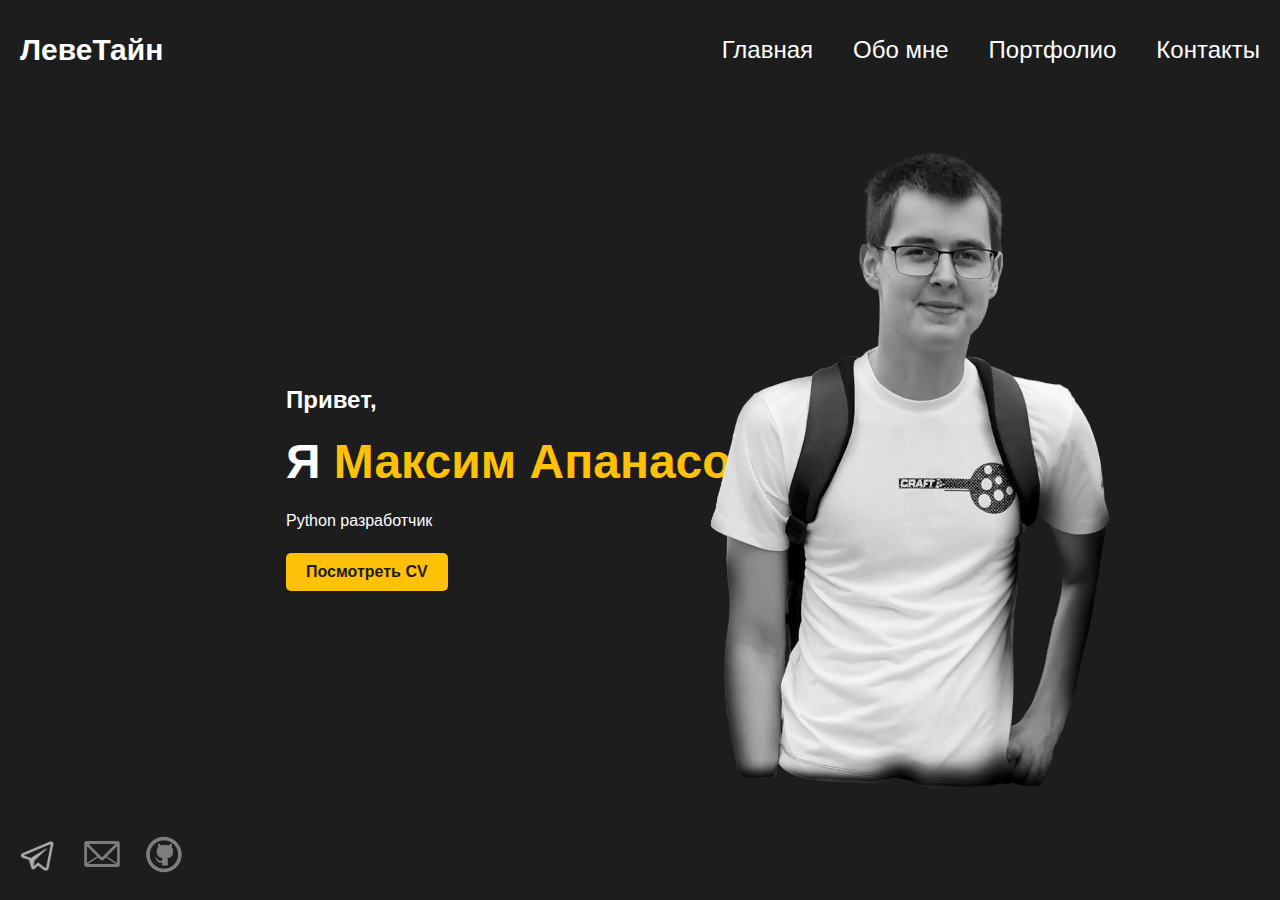
<file: index.html>
<!DOCTYPE html>
<html lang="en">
<head>
    <meta charset="UTF-8">
    <meta name="viewport" content="width=device-width, initial-scale=1.0">
    <title>Portfolio</title>
    <link rel="stylesheet" href="static/styles.css">
</head>
<body>
<header>
    <nav>
        <div class="logo">ЛевеТайн</div>
        <ul class="nav-links">
            <li><a href="index.html">Главная</a></li>
            <li><a href="about.html">Обо мне</a></li>
            <li><a href="portfolio.html">Портфолио</a></li>
            <li><a href="contact.html">Контакты</a></li>
        </ul>
    </nav>
</header>
<section class="hero">
    <div class="hero-content">
        <h2>Привет,</h2>
        <h1>Я <span class="highlight">Максим Апанасович</span></h1>
        <p>Python разработчик</p>
        <a href="portfolio.html" class="btn">Посмотреть CV</a>
    </div>
    <div class="hero-image">
        <img src="static/img/profile.png" alt="profile">
    </div>
</section>
<div class="contact-icons">
    <a href="https://t.me/avenyr" target="_blank">
        <img src="static/img/Icon-tg.jpg" alt="Telegram">
    </a>
    <a href="mailto:apanasovich04@mail.ru">
        <img src="static/img/icon-mail.png" alt="Email">
    </a>
    <a href="https://github.com/Tasank">
        <img src="static/img/icon-git.png" alt="GitHub">
    </a>
</div>
</body>
</html>
</file>
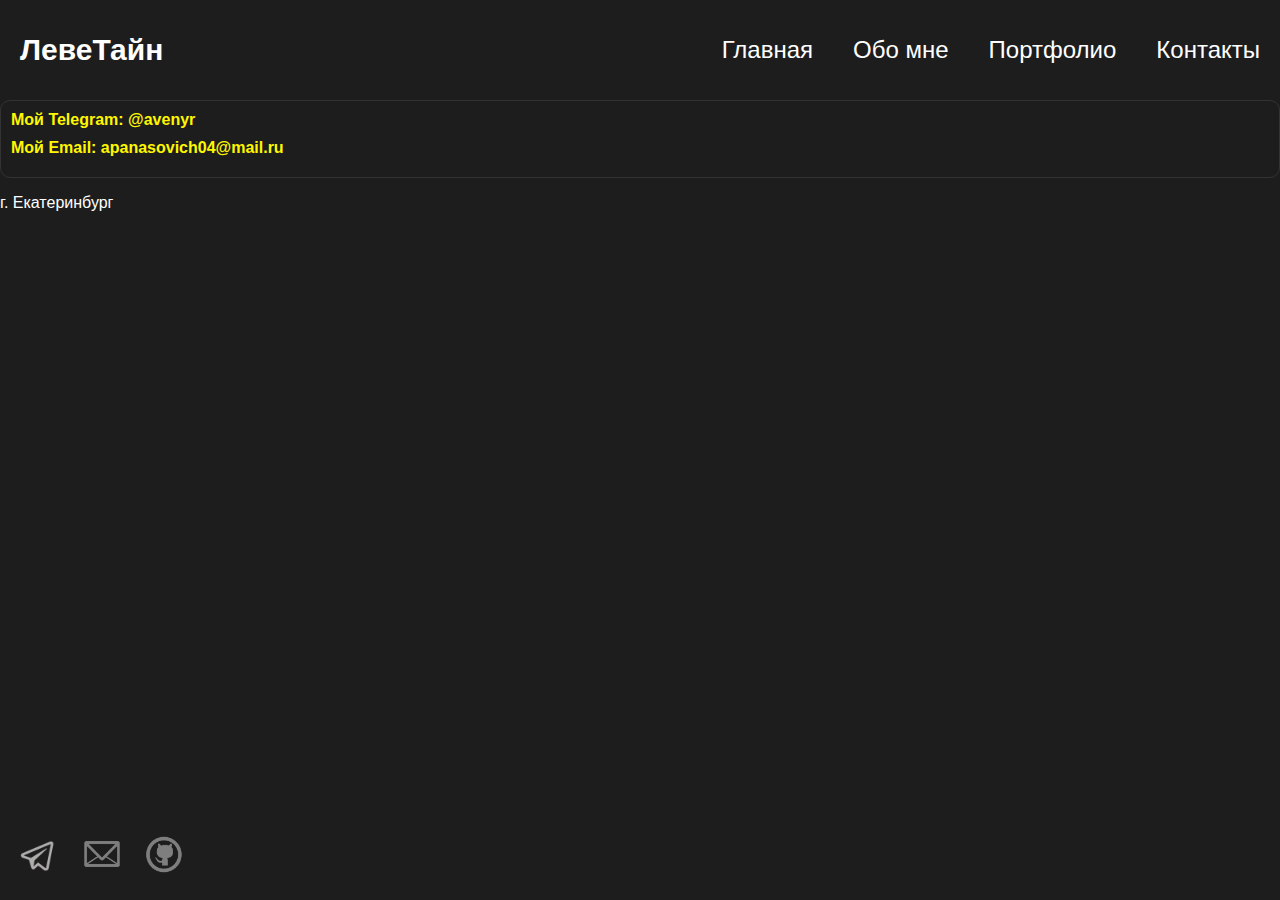
<file: contact.html>
<!DOCTYPE html>

<html lang="en">
<head>
    <meta charset="UTF-8">
    <meta name="viewport" content="width=device-width, initial-scale=1.0">
    <title>Portfolio</title>
    <link rel="stylesheet" href="static/styles.css">
</head>
<body>
<header>
    <nav>
        <div class="logo">ЛевеТайн</div>
        <ul class="nav-links">
            <li><a href="index.html">Главная</a></li>
            <li><a href="about.html">Обо мне</a></li>
            <li><a href="portfolio.html">Портфолио</a></li>
            <li><a href="contact.html">Контакты</a></li>
        </ul>
    </nav>
</header>
<div class="contact-info">
    <ul>
        <li>
            <a href="https://t.me/avenyr" target="_blank"> Мой Telegram: @avenyr</a>
        </li>
        <li>
            <a href="mailto:apanasovich04@mail.ru">Мой Email: apanasovich04@mail.ru</a>
        </li>
    </ul>

    <p>г. Екатеринбург</p>
</div>
<div class="contact-icons">
    <a href="https://t.me/avenyr" target="_blank">
        <img src="static/img/Icon-tg.jpg" alt="Telegram">
    </a>
    <a href="mailto:apanasovich04@mail.ru">
        <img src="static/img/icon-mail.png" alt="Email">
    </a>
    <a href="https://github.com/Tasank">
        <img src="static/img/icon-git.png" alt="GitHub">
    </a>
</div>
</body>
</html>
</file>
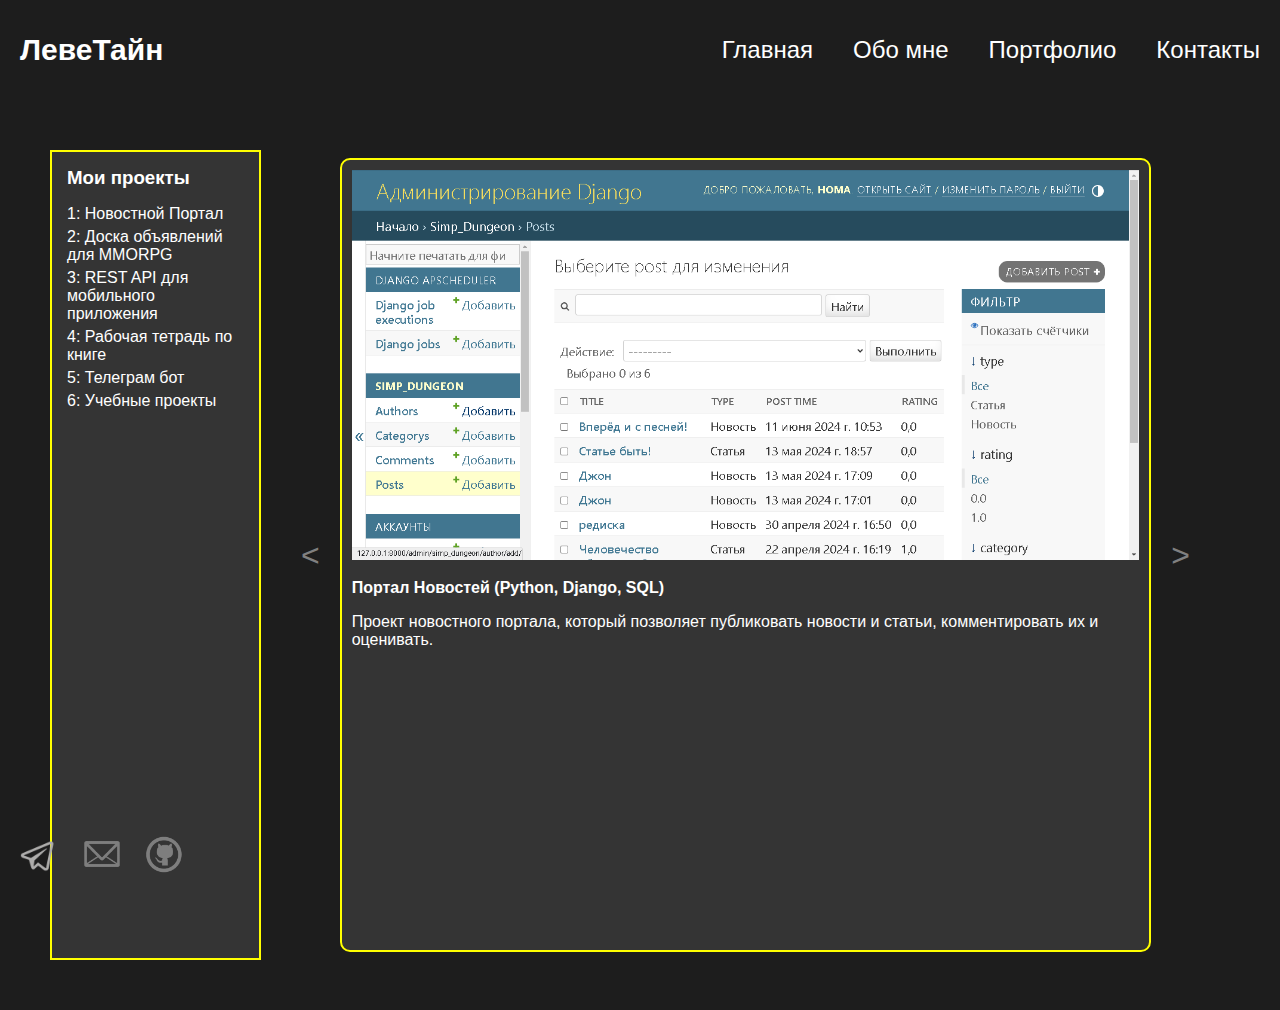
<file: portfolio.html>
<!DOCTYPE html>
<html lang="en">
<head>
    <meta charset="UTF-8">
    <meta name="viewport" content="width=device-width, initial-scale=1.0">
    <title>Портфолио</title>
    <link rel="stylesheet" href="static/styles.css">
    <script src="static/portfolio.js" defer></script>
</head>
<body>
<header>
    <nav>
        <div class="logo">ЛевеТайн</div>
        <ul class="nav-links">
            <li><a href="index.html">Главная</a></li>
            <li><a href="about.html">Обо мне</a></li>
            <li><a href="portfolio.html">Портфолио</a></li>
            <li><a href="contact.html">Контакты</a></li>
        </ul>
    </nav>
</header>

<section class="portfolio">
    <div class="project-list">
        <h3>Мои проекты</h3>
        <ul>
            <li>1: Новостной Портал</li>
            <li>2: Доска объявлений для MMORPG</li>
            <li>3: REST API для мобильного приложения</li>
            <li>4: Рабочая тетрадь по книге</li>
            <li>5: Телеграм бот</li>
            <li>6: Учебные проекты</li>
        </ul>
    </div>
    <div class="project-display">
        <div class="arrow left-arrow" onclick="changeProject(-1)">&lt;</div>
        <div class="project-info">
            <div class="project-content" id="project-content">
                <img id="project-image" src="" alt="Проект" />
                <h4 id="project-title"></h4>
                <p id="project-description"></p>
            </div>
        </div>
        <div class="arrow right-arrow" onclick="changeProject(1)">&gt;</div>
    </div>
</section>

<div class="contact-icons">
    <a href="https://t.me/avenyr" target="_blank">
        <img src="static/img/Icon-tg.jpg" alt="Telegram">
    </a>
    <a href="mailto:apanasovich04@mail.ru">
        <img src="static/img/icon-mail.png" alt="Email">
    </a>
    <a href="https://github.com/Tasank">
        <img src="static/img/icon-git.png" alt="GitHub">
    </a>
</div>

<div class="projects">
    <div class="project" data-title="Портал Новостей (Python, Django, SQL)" data-description="Проект новостного портала, который позволяет публиковать новости и статьи, комментировать их и оценивать." data-image="static/img/PortalPreview.png" data-url="https://github.com/Tasank/PortalNews"></div>
    <div class="project" data-title="Доска объявлений для MMORPG (Python, Django, SQL)" data-description="BulletinBoard - это интернет-ресурс для фанатского сервера MMORPG, можно создавать и редактировать объявления, оставлять отклики..." data-image="static/img/BulletinBoardPreview.png" data-url="https://github.com/Tasank/MMORPG_Site"></div>
    <div class="project" data-title="REST API для отправки данных о перевалах (Python, Django-REST, Flask)" data-description="Этот REST API позволяет отправлять данные о перевалах на сервер. API принимает JSON-данные о перевале и возвращает результат операции в виде JSON-объекта." data-image="static/img/RestApiPreview.png" data-url="https://github.com/Tasank/REST-API-for-sending-data"></div>
    <div class="project" data-title="Рабочая тетрадь по книги Бена Стивенсона (Python)" data-description="Решения 186 задач из книги Бена Стивенсона на русском, с дополнительными материалами" data-image="static/img/BookPreview.jpg" data-url="https://github.com/Tasank/solutions-186-bens-stevenson-rus"></div>
    <div class="project" data-title="Телеграм бот (Python)" data-description="Свойство бота: может конвертировать обменные курсы валют. Его можно изменить на курс криптовалюты." data-image="static/img//TelegramBotPreview.png" data-url="https://github.com/Tasank/test_bot"></div>
    <div class="project" data-title="Учебные проекты (Python)" data-description="Консольные Игры: Крестики-нолики, Морской бой, Fizz-Buzz_Game. Симуляции: Простое производство, Зонд-Фон-Неймана..." data-image="static/img/ProjectsPreview.png" data-url="https://github.com/Tasank/MyTrainingProjects/tree/master/Обучение/Задачки"></div>
</div>

</body>
</html>
</file>
<file: static/styles.css>
body {
    margin: 0;
    font-family: Arial, sans-serif;
    background-color: #1d1d1d;
    color: #ffffff;
}
header {
    padding: 20px;
    display: flex;
    justify-content: space-between;
    align-items: center;
}

nav {
    display: flex;
    align-items: center;
    width: 100%;
}

.logo {
    font-size: 30px;
    font-family: Arial, sans-serif;
    font-weight: bold;
    color: #ffffff;
    text-decoration: none;
}

.nav-links {
    list-style: none;
    display: flex;
    gap: 40px;
    justify-content: center;
    margin-left: auto;
}

.nav-links a {
    color: #ffffff;
    text-decoration: none;
    font-size: 24px;
    font-family: Arial, sans-serif;
    font-weight: normal;
    transition: color 0.2s ease;
}

.nav-links a:hover {
    color: #ccc;
}

.hero {
    display: flex;
    justify-content: space-between;
    align-items: center;
    padding: 50px;
    background-color: #1d1d1d;
}

.hero-content {
    max-width: 50%;
    margin-left: 20%;
}

.hero-content h1 {
    font-size: 3em;
    margin: 0;
}

.hero-content .highlight {
    color: #ffc107;
}

.hero-content p {
    margin: 20px 0;
    line-height: 1.5;
}

.btn {
    display: inline-block;
    padding: 10px 20px;
    background-color: #ffc107;
    color: #1d1d1d;
    text-decoration: none;
    font-weight: bold;
    border-radius: 5px;
}

.hero-image img {
    width: 400px;
    height: auto;
    margin-left: -30%;

}

.contact-icons {
    position: fixed;
    bottom: 20px;
    left: 20px;
    display: flex;
    gap: 10px;
}

.contact-icons a img {
    width: 40px;
    height: 40px;
    transition: transform 0.3s;
}

.contact-icons a:nth-child(2) img {
    width: 64px; /* Увеличиваем ширину второй иконки */
    height: auto; /* Сохраняем пропорции */
}

.contact-icons a:nth-child(3) img {
    width: 40px; /* Увеличиваем ширину второй иконки */
    height: auto; /* Сохраняем пропорции */
}
.contact-icons a img:hover {
    transform: scale(1.1);
}
/* Контакты */
.contact-info ul {
    list-style: none;
    padding: 0;
    margin: 0;
    background-color: transparent;
    border: 1px solid #333;
    padding: 10px;
    border-radius: 10px;
}

.contact-info ul li {
    margin-bottom: 10px;
}

.contact-info ul li a {
    text-decoration: none;
    color: #FFF700;
    font-size: 16px;
    font-weight: bold;
}
/* Обо мне */
.about-section {
    background-color: transparent;
    padding: 20px;
    border: 2px solid #ffff00;
    border-radius: 10px;
    box-shadow: 0 0 10px rgba(0, 0, 0, 0.1);
    margin: 40px auto;
    max-width: 800px;
}
.about-study {
    margin-bottom: 20px;
}

.about-header {
    margin-bottom: 20px;
}

.about-header h2 {
    font-size: 26px;
    font-weight: bold;
    color: #FFFFFF;
}

.about-content {
    margin-bottom: 20px;
}

.about-content p {
    font-size: 20px;
    color: #FFFFFF;
}

.about-skills {
    margin-bottom: 20px;
}

.about-skills h3 {
    font-size: 26px;
    font-weight: bold;
    color: #FFFFFF;
}

.about-skills ul {
    list-style: none;
    padding: 0;
    margin: 0;
}

.about-skills ul li {
    font-size: 24px;
    margin-bottom: 10px;
    color: #FFFFFF;
}

.about-resume {
    margin-bottom: 20px;
}

.about-resume h3 {
    font-size: 24px;
    font-weight: bold;
    color: #FFFFFF;
}

.about-resume img {
    width: 34%;
    height: auto;
    border: 1px solid #ffff00;
}

.about-certificates {
    margin-bottom: 20px;
}

.about-certificates h3 {
    font-size: 24px;
    font-weight: bold;
    color: #FFFFFF;
}

.certificate-row {
    display: flex;
    flex-direction: column;
    align-items: center;
}

.certificate-row img {
    width: 34%;
    height: auto;
    border: 1px solid #ffff00;
    margin-bottom: 20px;
}

/* Портфолио */
.portfolio {
    display: flex;
    padding: 50px;
    height: 90vh;
}
.projects {
  display: block;
  flex-wrap: wrap;
}

.project-list {
    width: 15%;

    border: 2px solid yellow;
    background-color: rgba(255, 255, 255, 0.1);
    padding: 15px;
}

.project-list h3 {
    margin: 0 0 10px 0;
}

.project-list ul {
    list-style-type: none;
    padding: 0;
}

.project-list li {
    margin: 5px 0;
}

.project-display {
    flex: 1;
    display: flex;
    align-items: center;
    padding: 20px;
    position: relative;
    overflow: hidden; /* Скрываем переполнение */
}

.project-info {
    flex: 1;
    padding: 10px;
    cursor: pointer;
    border: 2px solid yellow;
    border-radius: 10px;
    background-color: rgba(255, 255, 255, 0.1);
    transition: background-color 0.3s;
}

.project-content {
    opacity: 1;
    transition: opacity 0.3s;
}

.project-info img {
    max-width: 100%;
    height: auto;
    margin-bottom: 15px;
}

.project-info h4 {
    margin: 0;
}

.project.small-image img {
    height: 55%; /* Уменьшаем высоту на 75% */
    width: auto; /* Сохраняем пропорции */
}

.project-info:hover {
    background-color: rgba(255, 255, 255, 0.2);
}

.fade-out {
    opacity: 0;
    transition: opacity 0.3s;
}

.slide-in-left {
    opacity: 0;
    transform: translateX(-100%);
    animation: slide-in-left 0.3s forwards;
}

.slide-in-right {
    opacity: 0;
    transform: translateX(100%);
    animation: slide-in-right 0.3s forwards;
}

@keyframes slide-in-left {
    to {
        opacity: 1;
        transform: translateX(0);
    }
}

@keyframes slide-in-right {
    to {
        opacity: 1;
        transform: translateX(0);
    }
}
.arrow {
    cursor: pointer;
    color: gray;
    font-size: 2em;
    padding: 0 20px;
    transition: color 0.3s;
}

.arrow:hover {
    color: #ffc107;
}

.project-info {
    flex: 1;
    height: 100%;
    padding: 10px;
    cursor: pointer;
    transition: background-color 0.3s;
    display: flex;
    flex-direction: column;
    align-items: center;
}

.project-info:hover {
    background-color: rgba(255, 255, 255, 0.2);
}



/* Мобильная версия */
@media (max-width: 768px) {
    .hero {
        flex-direction: column-reverse; /* порядок отображения */
        text-align: center;
    }

    .hero-content, .hero-image {
        max-width: 100%;
        margin: 0 auto; /* Центрируем блоки */
    }

    .hero-content {
        display: flex;
        flex-direction: column;
        align-items: center; /* Центрирование контента по центру */
    }

    .hero-content h1 {
        font-size: 2em;
    }

    .hero-image img {
        width: 200px;
    }

    .nav-links {
        flex-direction: column;
        gap: 10px;
    }

    .contact-icons {
        position: static;
        justify-content: center;
        padding: 20px 0;
    }

    .contact-info ul {
        padding: 10px;
    }

    .contact-info ul li {
        margin-bottom: 10px;
    }

    .about-section {
        padding: 10px;
    }

    .about-header h2 {
        font-size: 18px;
    }

    .about-content p {
        font-size: 14px;
    }

    .about-skills ul li {
        font-size: 14px;
    }

    .about-resume img {
        width: 100%;
        height: auto;
    }

    .certificate-row {
        flex-direction: column;
    }

    .certificate-row img {
        width: 100%;
        height: auto;
        margin-bottom: 10px;
    }

    .portfolio {
        display: flex;
        flex-direction: column;
    }
    .project-list {
        z-index: 1;
        order: -1; /* Перемещаем блок перед project-display */
    }

    .portfolio {
        display: flex;
        flex-direction: column;
        padding: 0 15px; /* Добавляем отступы */
    }

    .project-list {
        order: -1;
        width: 100%;
        margin-bottom: 20px;
    }

    .project-display {
        order: 0;
        width: 100%; /* Делаем блок во всю ширину */
        overflow-x: auto; /* Добавляем горизонтальную прокрутку */
    }

    .project-info {
        display: block;
        width: auto; /* Удаляем ограничения по ширине */
    }

    .project-content {
        padding: 20px;
    }

    .arrow {
        position: absolute;
        top: 50%;
        transform: translateY(-50%);
    }

    .left-arrow {
        left: 0;
    }

    .right-arrow {
        right: 0;
    }

}
</file>
